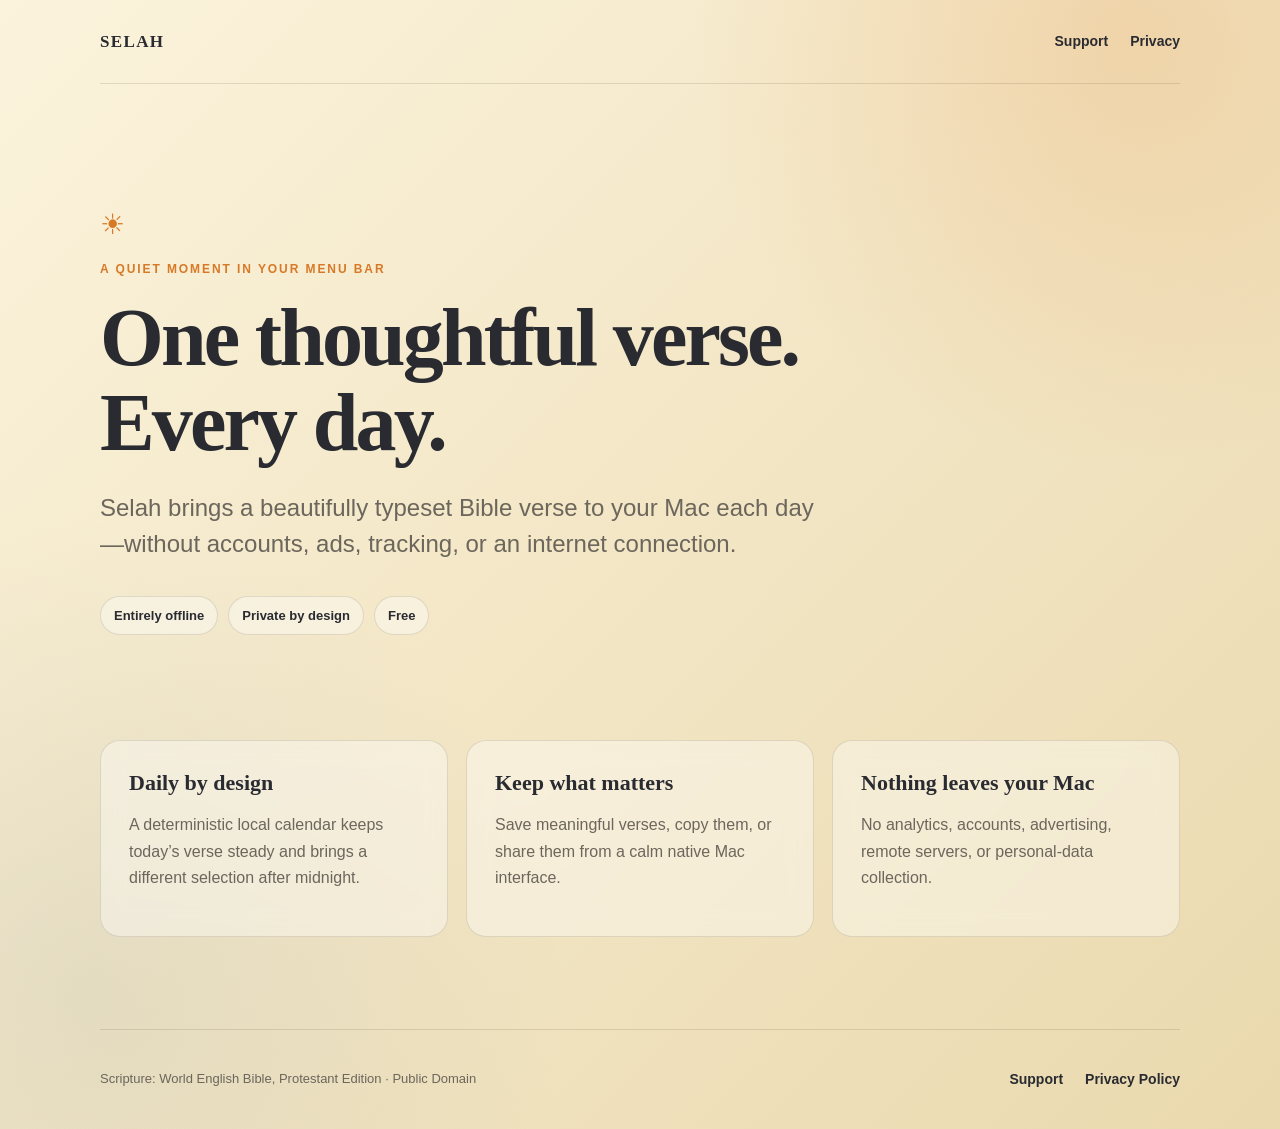
<file: docs/index.html>
<!doctype html>
<html lang="en">
<head>
  <meta charset="utf-8">
  <meta name="viewport" content="width=device-width, initial-scale=1">
  <meta name="description" content="Selah is a private, offline Bible verse of the day app for the Mac menu bar.">
  <title>Selah — A quiet verse for every day</title>
  <link rel="stylesheet" href="style.css">
</head>
<body>
  <main>
    <nav aria-label="Main navigation">
      <a class="wordmark" href="./">Selah</a>
      <div><a href="support.html">Support</a><a href="privacy.html">Privacy</a></div>
    </nav>

    <section class="hero">
      <div class="sun" aria-hidden="true">☀</div>
      <p class="eyebrow">A quiet moment in your menu bar</p>
      <h1>One thoughtful verse.<br>Every day.</h1>
      <p class="lede">Selah brings a beautifully typeset Bible verse to your Mac each day—without accounts, ads, tracking, or an internet connection.</p>
      <div class="badges" aria-label="Product highlights">
        <span>Entirely offline</span><span>Private by design</span><span>Free</span>
      </div>
    </section>

    <section class="features" aria-label="Features">
      <article><h2>Daily by design</h2><p>A deterministic local calendar keeps today’s verse steady and brings a different selection after midnight.</p></article>
      <article><h2>Keep what matters</h2><p>Save meaningful verses, copy them, or share them from a calm native Mac interface.</p></article>
      <article><h2>Nothing leaves your Mac</h2><p>No analytics, accounts, advertising, remote servers, or personal-data collection.</p></article>
    </section>

    <footer>
      <p>Scripture: World English Bible, Protestant Edition · Public Domain</p>
      <div><a href="support.html">Support</a><a href="privacy.html">Privacy Policy</a></div>
    </footer>
  </main>
</body>
</html>
</file>
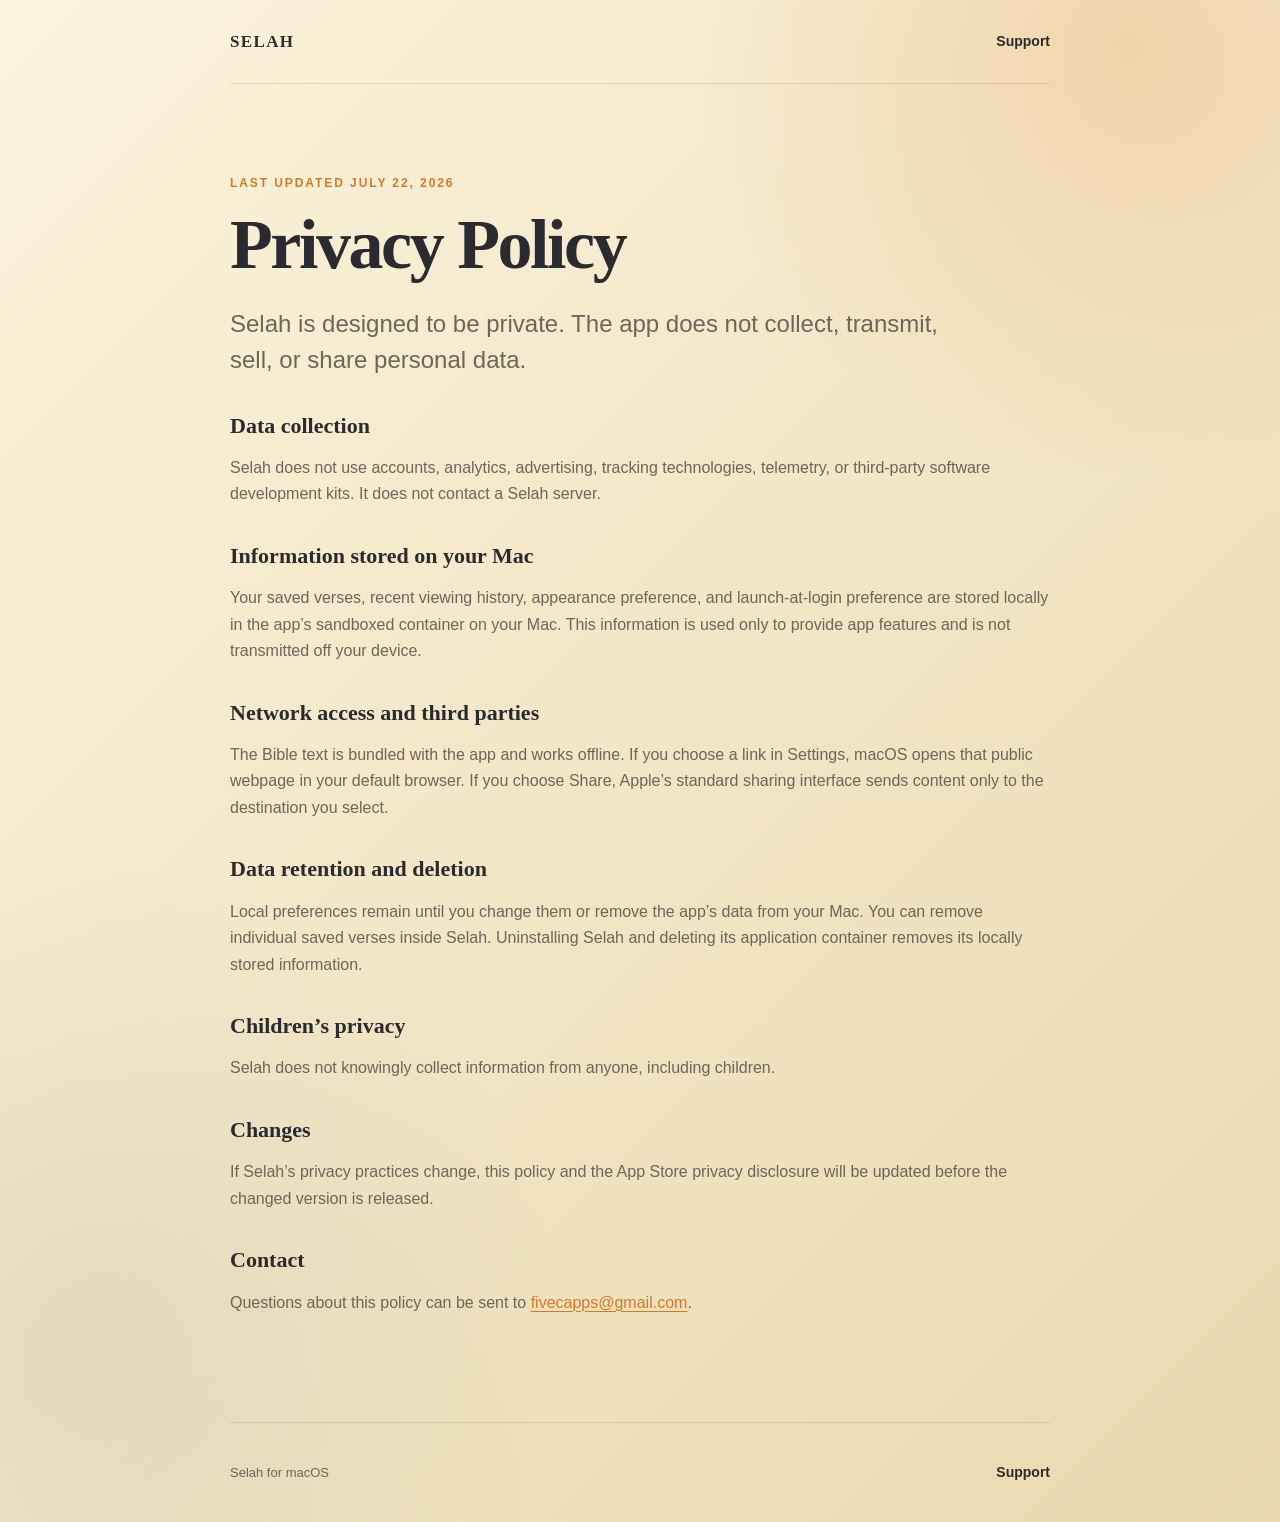
<file: docs/privacy.html>
<!doctype html>
<html lang="en">
<head>
  <meta charset="utf-8">
  <meta name="viewport" content="width=device-width, initial-scale=1">
  <meta name="description" content="Privacy policy for Selah for macOS.">
  <title>Privacy Policy — Selah</title>
  <link rel="stylesheet" href="style.css">
</head>
<body>
  <main class="document">
    <nav aria-label="Main navigation"><a class="wordmark" href="./">Selah</a><div><a href="support.html">Support</a></div></nav>
    <article>
      <p class="eyebrow">Last updated July 22, 2026</p>
      <h1>Privacy Policy</h1>
      <p class="lede">Selah is designed to be private. The app does not collect, transmit, sell, or share personal data.</p>

      <h2>Data collection</h2>
      <p>Selah does not use accounts, analytics, advertising, tracking technologies, telemetry, or third-party software development kits. It does not contact a Selah server.</p>

      <h2>Information stored on your Mac</h2>
      <p>Your saved verses, recent viewing history, appearance preference, and launch-at-login preference are stored locally in the app’s sandboxed container on your Mac. This information is used only to provide app features and is not transmitted off your device.</p>

      <h2>Network access and third parties</h2>
      <p>The Bible text is bundled with the app and works offline. If you choose a link in Settings, macOS opens that public webpage in your default browser. If you choose Share, Apple’s standard sharing interface sends content only to the destination you select.</p>

      <h2>Data retention and deletion</h2>
      <p>Local preferences remain until you change them or remove the app’s data from your Mac. You can remove individual saved verses inside Selah. Uninstalling Selah and deleting its application container removes its locally stored information.</p>

      <h2>Children’s privacy</h2>
      <p>Selah does not knowingly collect information from anyone, including children.</p>

      <h2>Changes</h2>
      <p>If Selah’s privacy practices change, this policy and the App Store privacy disclosure will be updated before the changed version is released.</p>

      <h2>Contact</h2>
      <p>Questions about this policy can be sent to <a href="mailto:fivecapps@gmail.com">fivecapps@gmail.com</a>.</p>
    </article>
    <footer><p>Selah for macOS</p><div><a href="support.html">Support</a></div></footer>
  </main>
</body>
</html>
</file>
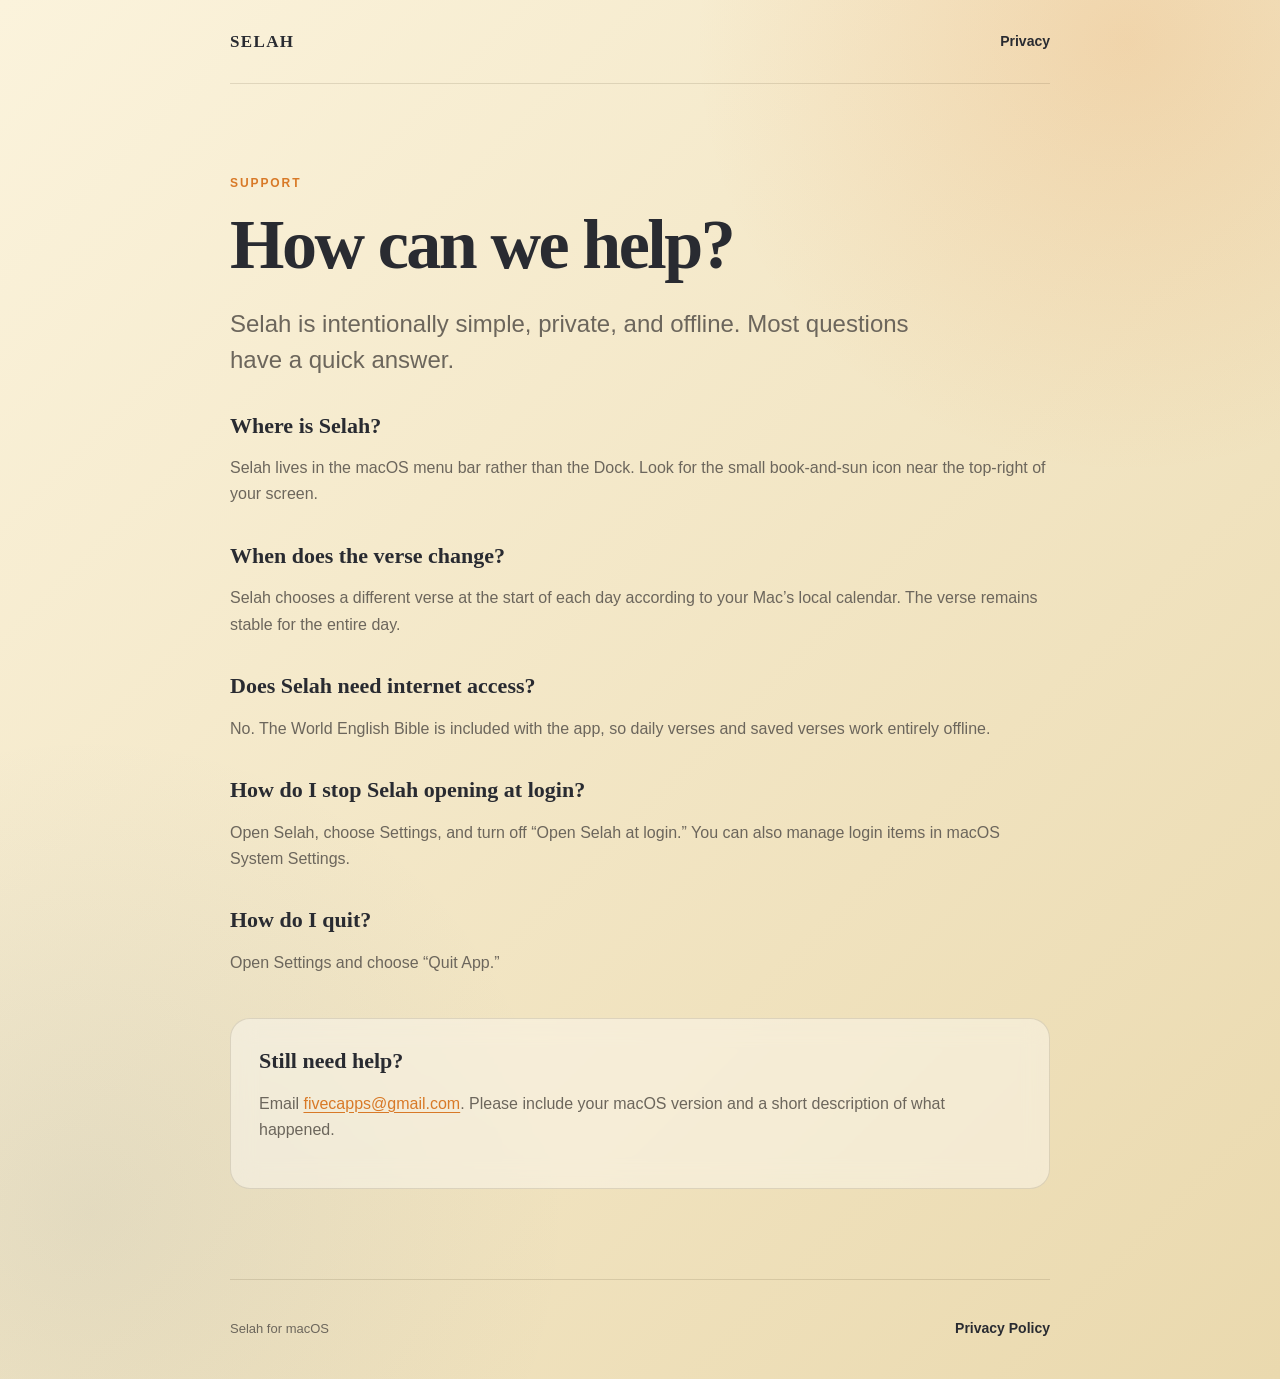
<file: docs/support.html>
<!doctype html>
<html lang="en">
<head>
  <meta charset="utf-8">
  <meta name="viewport" content="width=device-width, initial-scale=1">
  <meta name="description" content="Support for Selah for macOS.">
  <title>Support — Selah</title>
  <link rel="stylesheet" href="style.css">
</head>
<body>
  <main class="document">
    <nav aria-label="Main navigation"><a class="wordmark" href="./">Selah</a><div><a href="privacy.html">Privacy</a></div></nav>
    <article>
      <p class="eyebrow">Support</p>
      <h1>How can we help?</h1>
      <p class="lede">Selah is intentionally simple, private, and offline. Most questions have a quick answer.</p>

      <h2>Where is Selah?</h2>
      <p>Selah lives in the macOS menu bar rather than the Dock. Look for the small book-and-sun icon near the top-right of your screen.</p>

      <h2>When does the verse change?</h2>
      <p>Selah chooses a different verse at the start of each day according to your Mac’s local calendar. The verse remains stable for the entire day.</p>

      <h2>Does Selah need internet access?</h2>
      <p>No. The World English Bible is included with the app, so daily verses and saved verses work entirely offline.</p>

      <h2>How do I stop Selah opening at login?</h2>
      <p>Open Selah, choose Settings, and turn off “Open Selah at login.” You can also manage login items in macOS System Settings.</p>

      <h2>How do I quit?</h2>
      <p>Open Settings and choose “Quit App.”</p>

      <div class="contact-card">
        <h2>Still need help?</h2>
        <p>Email <a href="mailto:fivecapps@gmail.com">fivecapps@gmail.com</a>. Please include your macOS version and a short description of what happened.</p>
      </div>
    </article>
    <footer><p>Selah for macOS</p><div><a href="privacy.html">Privacy Policy</a></div></footer>
  </main>
</body>
</html>
</file>
<file: docs/style.css>
:root {
  color-scheme: light dark;
  --paper: #fbf3dc;
  --paper-deep: #ead9ae;
  --ink: #292b31;
  --muted: #6c665c;
  --accent: #d87927;
  --line: rgba(70, 56, 34, .14);
  --card: rgba(255, 255, 255, .38);
}

* { box-sizing: border-box; }
html { background: var(--paper); }
body {
  margin: 0;
  min-height: 100vh;
  color: var(--ink);
  background:
    radial-gradient(circle at 88% 3%, rgba(225, 126, 39, .18), transparent 27rem),
    radial-gradient(circle at 7% 88%, rgba(70, 99, 130, .09), transparent 30rem),
    linear-gradient(135deg, var(--paper), var(--paper-deep));
  font: 16px/1.65 -apple-system, BlinkMacSystemFont, "Segoe UI", sans-serif;
}
a { color: var(--accent); text-decoration-thickness: .08em; text-underline-offset: .18em; }
main { width: min(1080px, calc(100% - 40px)); margin: 0 auto; }
nav, footer { display: flex; align-items: center; justify-content: space-between; gap: 24px; }
nav { min-height: 84px; border-bottom: 1px solid var(--line); }
nav div, footer div { display: flex; gap: 22px; }
nav a, footer a { color: var(--ink); text-decoration: none; font-size: 14px; font-weight: 600; }
.wordmark { font: 700 17px/1 Georgia, serif; letter-spacing: .08em; text-transform: uppercase; }
.hero { max-width: 820px; padding: 118px 0 105px; }
.sun { color: var(--accent); font-size: 28px; }
.eyebrow { color: var(--accent); font-size: 12px; font-weight: 800; letter-spacing: .16em; text-transform: uppercase; }
h1 { margin: 15px 0 24px; font: 600 clamp(48px, 7vw, 82px)/1.04 Georgia, serif; letter-spacing: -.035em; }
.lede { max-width: 720px; color: var(--muted); font-size: clamp(19px, 2.2vw, 24px); line-height: 1.5; }
.badges { display: flex; flex-wrap: wrap; gap: 10px; margin-top: 34px; }
.badges span { padding: 8px 13px; border: 1px solid var(--line); border-radius: 999px; background: var(--card); font-size: 13px; font-weight: 650; }
.features { display: grid; grid-template-columns: repeat(3, 1fr); gap: 18px; padding: 0 0 92px; }
.features article, .contact-card { padding: 28px; border: 1px solid var(--line); border-radius: 20px; background: var(--card); backdrop-filter: blur(12px); }
h2 { margin: 0 0 8px; font: 600 22px/1.25 Georgia, serif; }
.features p, article p { color: var(--muted); }
footer { min-height: 100px; border-top: 1px solid var(--line); color: var(--muted); font-size: 13px; }
.document { max-width: 820px; }
.document article { padding: 78px 0 90px; }
.document h1 { font-size: clamp(44px, 7vw, 70px); }
.document article > h2 { margin-top: 34px; }
.contact-card { margin-top: 42px; }
.contact-card h2 { margin-top: 0 !important; }

@media (prefers-color-scheme: dark) {
  :root { --paper: #101116; --paper-deep: #17151a; --ink: #f1ecdf; --muted: #b7b0a4; --line: rgba(255,255,255,.1); --card: rgba(255,255,255,.045); }
}
@media (max-width: 720px) {
  .hero { padding: 78px 0 70px; }
  .features { grid-template-columns: 1fr; padding-bottom: 64px; }
  footer { align-items: flex-start; flex-direction: column; justify-content: center; padding: 24px 0; }
}
</file>
